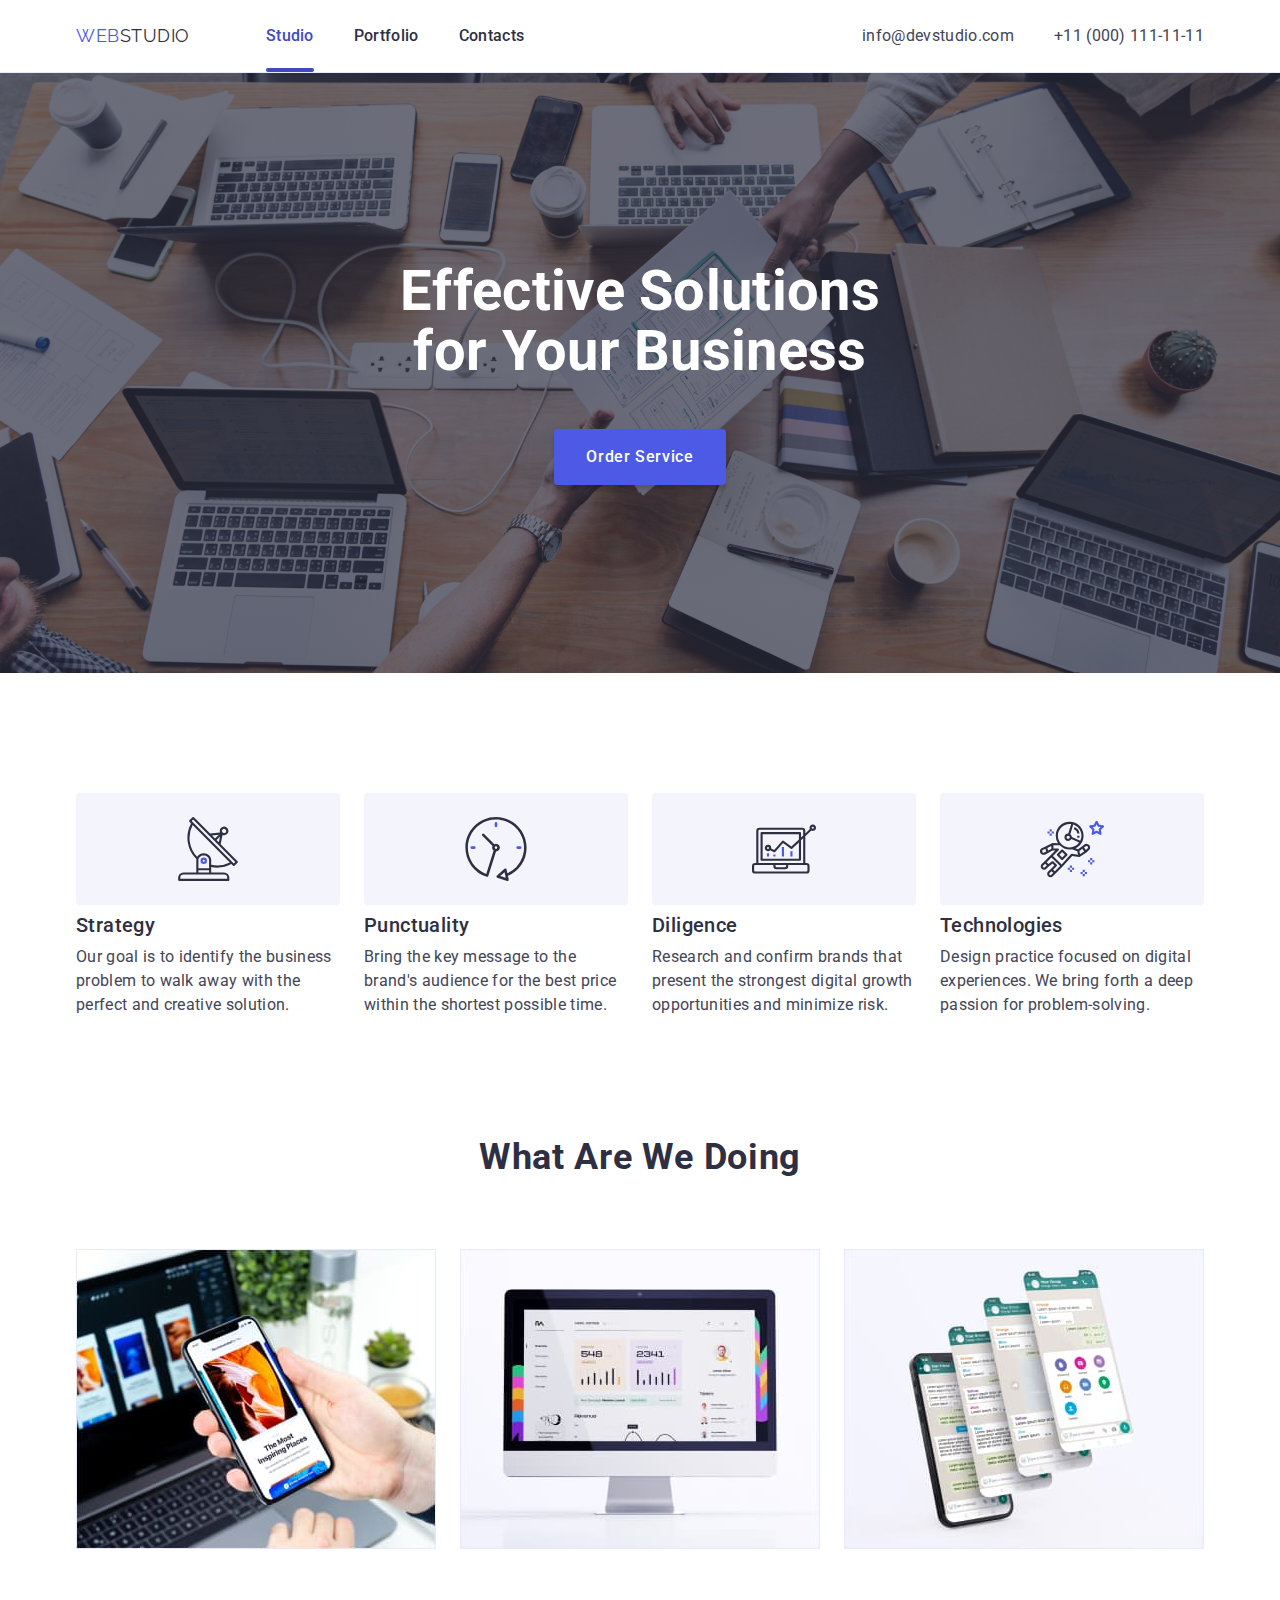
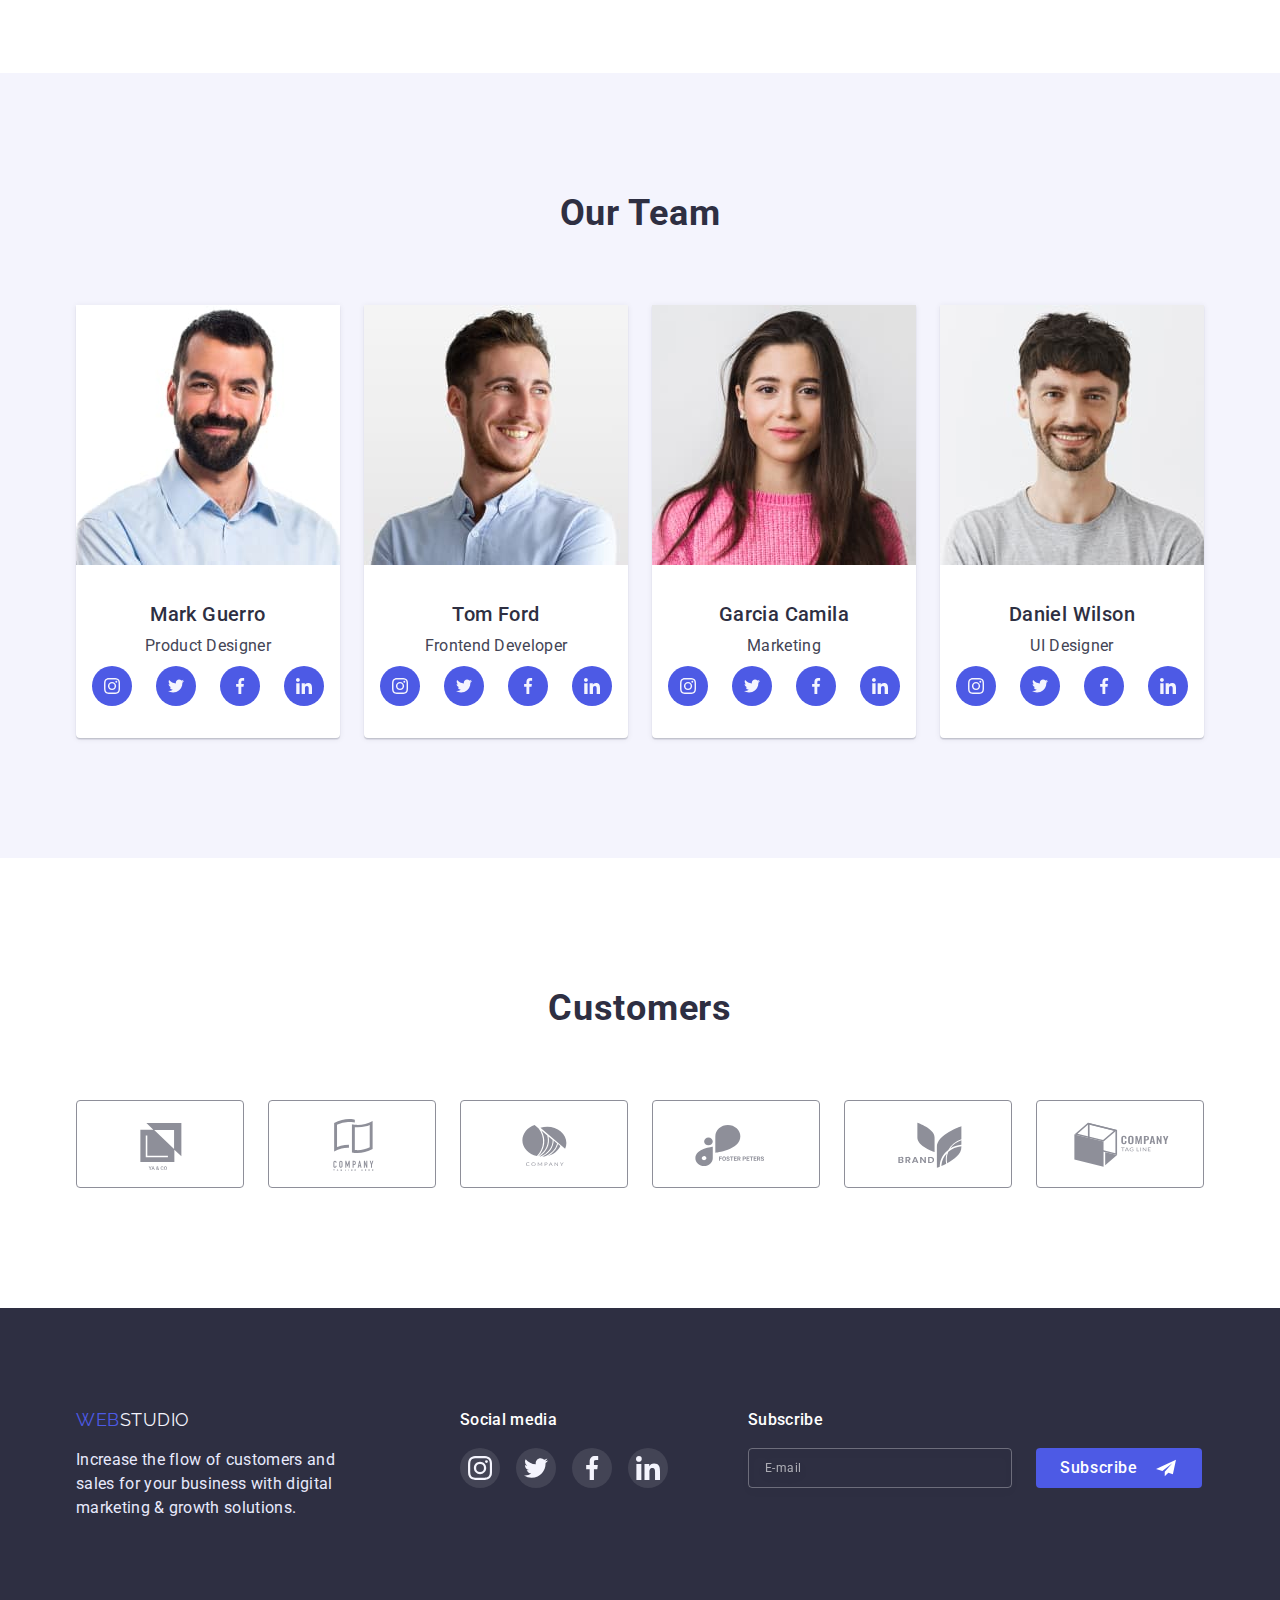
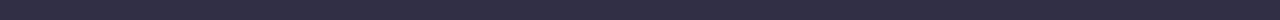
<file: index.html>
<!DOCTYPE html>
<html lang="en">
  <head>
    <meta charset="UTF-8" />
    <meta http-equiv="X-UA-Compatible" content="IE=edge" />
    <meta name="viewport" content="width=device-width, initial-scale=1.0" />
    <title>WEBSTUDIO</title>
    <!-- Fonts -->
    <link rel="preconnect" href="https://fonts.googleapis.com">
    <link rel="preconnect" href="https://fonts.gstatic.com" crossorigin>
    <link href="https://fonts.googleapis.com/css2?family=Raleway:wght@800&family=Roboto:wght@400;500;700&display=swap" rel="stylesheet">
    <!-- Custom styles -->
    <link rel="stylesheet" href="https://cdn.jsdelivr.net/npm/modern-normalize@1.1.0/modern-normalize.min.css">
    <link rel="stylesheet" href="./css/styles.css">
  </head>
  <body>

    <!--Top line-->

    <header class="header">
      <div class="header-container container trsp">
     <a class="header-logo link" href="./index.html">WEB<span class="studio-letter">STUDIO</span></a>
     <nav class="header-nav">
        <ul class="header-list">
          <li><a  href="./index.html" class="header-item link current">Studio</a></li>
          <li><a href="./portfolio.html" class="header-item link">Portfolio</a></li>
          <li><a href="./portfolio.html" class="header-item link">Contacts</a></li>
        </ul>
      </nav>
      <address>
        <ul class="header-container">
        <li class="url"><a href="mailto:info@devstudio.com" class="address link">info@devstudio.com
        </a></li>
        <li class="url"><a href="tel:+110001111111" class="number link ">+11 (000) 111-11-11
        </a></li>
      </ul>
        </address>
</div>
    </header>

    <main>

    <!--Hero section-->

    <section class="hero-sec">
      <div class="hero-container container">
      <h1 class="caption">Effective Solutions for Your Business</h1>
      <button type="button" class="hero-button" data-modal-open>
        Order Service
      </button>
    </div>
    </section>

    <!--Main section-->
    <!--Section 1-->

    <section class="section">
      <div class="container">
        <ul class="main-links">
          <li>
            <a class="feature" href aria-label="antenna link">
              <svg class="rectangles" width="64" height="64">
                <use href="./images/icons.svg#antenna"></use>
              </svg>
            </a>
          </li>
          <li>
            <a class="feature" href aria-label="antenna link">
              <svg class="rectangles" width="64" height="64">
                <use href="./images/icons.svg#clock"></use>
              </svg>
            </a>
          </li>
          <li>
            <a class="feature" href aria-label="antenna link">
              <svg class="rectangles" width="64" height="64">
                <use href="./images/icons.svg#diagram"></use>
              </svg>
            </a>
          </li>
          <li>
            <a class="feature" href aria-label="antenna link">
              <svg class="rectangles" width="64" height="64">
                <use href="./images/icons.svg#astronaut"></use>
              </svg>
            </a>
          </li>
        </ul>
      <ul class="first-sec">

        <li class="list">
          


            <h3 class="point">Strategy</h3>
          <p class="pharagraphs">
            
            Our goal is to identify the business problem to walk away with the
            perfect and creative solution.
         
          </p>
       
        </li>
        <li class="list">
          
          <h3 class="point">Punctuality</h3>
          <p class="pharagraphs"> 
            Bring the key message to the brand's audience for the best price
            within the shortest possible time.
          
          </p>
        
        </li>
        <li class="list">
          
          <h3 class="point">Diligence</h3>
          <p class="pharagraphs">
            
            Research and confirm brands that present the strongest digital
            growth opportunities and minimize risk.
          
          </p>
        </li>
        <li class="list">
          <h3 class="point">Technologies</h3>
          <p class="pharagraphs">
          
            Design practice focused on digital experiences. We bring forth a
            deep passion for problem-solving.
          
          </p>
        </li>
      </ul>
    </div>
    </section>

    <!--Section 2-->
    
    <section class="section subtitle">
      <div class="container">
      <h2 class="text">What Are We Doing</h2>
      <ul class="second-sec">
        <li class="list"><img src="./images/rectangle.jpg" alt="Our statistics" width="360" height="300" ></li>
        <li class="list"><img src="./images/rectangle1.jpg" alt="Communication in social media" width="360" height="300" ></li>
        <li class="list"><img src="./images/rectangle2.jpg" alt="Inspiring places" width="360" height="300" ></li>
      </ul>
    </section>

    <!--Section 3-->

    <section class="section third-sec">
      <div class="container">
      <h2 class="banner">Our Team</h2>
      <ul class="team">
        <div class="border-box">
        <li class="list"><img src="./images/img1.jpg" alt="Team member (Mark Guerro)" width="264" height="260" />
          <div class="boxes">
        <h3 class="names">Mark Guerro</h3>
        <p class="subjects">Product Designer</p>
        <ul class="society-items">
          <li>
            <a class="society-links" href aria-label="Instagram link">
              <svg class="society-icon" width="16" height="16">
                <use href="./images/icons.svg#instagram"></use>
              </svg>
            </a>
          </li>
          <li>
            <a class="society-links" href aria-label="Twitter link">
              <svg class="society-icon" width="16" height="16">
                <use href="./images/icons.svg#twitter"></use>
              </svg>
            </a>
          </li>
          <li>
            <a class="society-links" href aria-label="Facebook link">
              <svg class="society-icon" width="16" height="16">
                <use href="./images/icons.svg#facebook"></use>
              </svg>
            </a>
          </li>
          <li>
            <a class="society-links" href aria-label="Linkedin link">
              <svg class="society-icon" width="16" height="16">
                <use href="./images/icons.svg#linkedin"></use>
              </svg>
            </a>
          </li>
        </ul>
      </div>
      </div>
        </li>
        <div class="border-box">
        <li class="list"><img src="./images/img2.jpg" alt=" Team member (Tom Ford)" width="264" height="260" />
          <div class="boxes">
        <h3 class="names">Tom Ford</h3>
        <p class="subjects">Frontend Developer</p>
        <ul class="society-items">
          <li>
            <a class="society-links" href aria-label="Instagram link">
              <svg class="society-icon" width="16" height="16">
                <use href="./images/icons.svg#instagram"></use>
              </svg>
            </a>
          </li>
          <li>
            <a class="society-links" href aria-label="Twitter link">
              <svg class="society-icon" width="16" height="16">
                <use href="./images/icons.svg#twitter"></use>
              </svg>
            </a>
          </li>
          <li>
            <a class="society-links" href aria-label="Facebook link">
              <svg class="society-icon" width="16" height="16">
                <use href="./images/icons.svg#facebook"></use>
              </svg>
            </a>
          </li>
          <li>
            <a class="society-links" href aria-label="Linkedin link">
              <svg class="society-icon" width="16" height="16">
                <use href="./images/icons.svg#linkedin"></use>
              </svg>
            </a>
          </li>
        </ul>
      </div>
    </div>
        </li>
        <div class="border-box">
        <li class="list"><img src="./images/img3.jpg" alt="Team member (Camila Garcia)" width="264" height="260" />
          <div class="boxes">
        <h3 class="names">Garcia Camila</h3>
        <p class="subjects">Marketing</p>
        <ul class="society-items">
          <li>
            <a class="society-links" href aria-label="Instagram link">
              <svg class="society-icon" width="16" height="16">
                <use href="./images/icons.svg#instagram"></use>
              </svg>
            </a>
          </li>
          <li>
            <a class="society-links" href aria-label="Twitter link">
              <svg class="society-icon" width="16" height="16">
                <use href="./images/icons.svg#twitter"></use>
              </svg>
            </a>
          </li>
          <li>
            <a class="society-links" href aria-label="Facebook link">
              <svg class="society-icon" width="16" height="16">
                <use href="./images/icons.svg#facebook"></use>
              </svg>
            </a>
          </li>
          <li>
            <a class="society-links" href aria-label="Linkedin link">
              <svg class="society-icon" width="16" height="16">
                <use href="./images/icons.svg#linkedin"></use>
              </svg>
            </a>
          </li>
        </ul>
      </div>
      </div>
        </li>
        <div class="border-box">
        <li class="list"><img src="./images/img4.jpg" alt="Team member (Daniel Wilson)" width="264" height="260" />
          <div class="boxes">
        <h3 class="names">Daniel Wilson</h3>
        <p class="subjects">UI Designer</p>
        <ul class="society-items">
          <li>
            <a class="society-links" href aria-label="Instagram link">
              <svg class="society-icon" width="16" height="16">
                <use href="./images/icons.svg#instagram"></use>
              </svg>
            </a>
          </li>
          <li>
            <a class="society-links" href aria-label="Twitter link">
              <svg class="society-icon" width="16" height="16">
                <use href="./images/icons.svg#twitter"></use>
              </svg>
            </a>
          </li>
          <li>
            <a class="society-links" href aria-label="Facebook link">
              <svg class="society-icon" width="16" height="16">
                <use href="./images/icons.svg#facebook"></use>
              </svg>
            </a>
          </li>
          <li>
            <a class="society-links" href aria-label="Linkedin link">
              <svg class="society-icon" width="16" height="16">
                <use href="./images/icons.svg#linkedin"></use>
              </svg>
            </a>
          </li>
        </ul>
      </div>
      </div>
        </li>
      </ul> 
      </div>
    </section>

    <!-- Section 4 -->

    <section class="section customers">
      <div class="container">
      <h2 class="text">Customers</h2>
      <ul class="custom-items">
        <li class="border-customers">
          <a class="custom-links" href aria-label="YA&CO">
          <svg class="custom-icon">
            <use href="./images/icons.svg#logo_1"></use>
          </svg>
        </a>
        </li>
        <li class="border-customers">
          <a class="custom-links" href aria-label="Company-1">
          <svg class="custom-icon">
            <use href="./images/icons.svg#logo_2"></use>
          </svg>
        </a>
        </li>
        <li class="border-customers">
          <a class="custom-links" href aria-label="Company-2">
          <svg class="custom-icon">
            <use href="./images/icons.svg#logo_3"></use>
          </svg>
        </a>
        </li>
        <li class="border-customers">
          <a class="custom-links" href aria-label="Foster peters">
          <svg class="custom-icon" >
            <use href="./images/icons.svg#logo_4"></use>
          </svg>
        </a>
        </li>
        <li class="border-customers">
          <a class="custom-links" href aria-label="Brand">
          <svg class="custom-icon">
            <use href="./images/icons.svg#logo_5"></use>
          </svg>
        </a>
        </li>
        <li class="border-customers">
          <a class="custom-links" href aria-label="Company-3">
          <svg class="custom-icon" >
            <use href="./images/icons.svg#logo_6"></use>
          </svg>
        </a>
        </li>
      </ul>
    </div>
    </section>

</main>

    <!--Footer-->

      <footer class="footer">
        <div class="container">
          <div class="social-media-container">
          <div class="left-side-footer">
        <a href="./index.html" class="footer-logo link">WEB<span class="studio-letter-2">STUDIO</span></a>
      <p class="desc">
        Increase the flow of customers and sales for your business with digital
        marketing & growth solutions.
      </p>
    </div>
      <div class="right-side-footer">
      <h5 class="social-media">Social media</h5>  
      <ul class="society-footer">
        <li>
          <a class="soc-links" href aria-label="Instagram link">
            <svg class="" width="24" height="24">
              <use href="./images/icons.svg#instagram">
              </use>
            </svg>
          </a>
        </li>
        <li>
          <a class="soc-links" href aria-label="Twitter link">
          <svg class="" width="24" height="24">
            <use href="./images/icons.svg#twitter">
            </use>
          </svg>
        </a></li>
        <li>
          <a class="soc-links" href aria-label="Facebook link">
          <svg class="" width="24" height="24">
            <use href="./images/icons.svg#facebook">
            </use>
          </svg>
        </a></li>
        <li>
          <a class="soc-links" href aria-label="Linkedin link">
          <svg class="" width="24" height="24">
            <use href="./images/icons.svg#linkedin">
            </use>
          </svg>
        </a></li>
      </ul>
    </div>
    <div class="subscribe-column">
      <strong class="subscribe-title">Subscribe</strong>
      <label class="subscribe" for="subscribe_input" >
      <input class="subscribe-input" type="email" 
      name="subscribe_input" 
      placeholder="E-mail" 
      minlength="20"
      
      required>
      <button class="subscribe-btn" type="submit">
        Subscribe
        <svg class="subscribe-icon" width="24" height="20">
          <use href="./images/icons.svg#icon-Frame-3">
          </use>
        </svg>

      </button>
    </label>
    </div>
  </div>
    </div>
    </footer>

    <!-- Modal window -->

    <div class="backdrop is-hidden" data-modal >
      <div class="modal">
        <button class="modal-btn" type="button" data-modal-close>
          <svg class="modal-icon" width="8" height="8">
            <use href="./images/icons.svg#icon-close"></use>
          </svg>
        </button>
        <strong class="modal-title">Leave your contacts and we will call you back</strong>
        <form class="booking-form" name="modal_form">

          <!-- Name field -->

          <label class="modal-form-label" for="user_sign">Name</label>
          <div class="modal-form-group">
            <input class="modal-form-field" type="text" name="user_sign" required minlength="2" >
            <svg class="modal-form-icon" width="24" height="24">
              <use href="./images/icons.svg#icon-person-black-18dp-1">
              </use>
            </svg>
          </div>

          <!-- Phone field -->

          <label class="modal-form-label" for="user_tel">Phone</label>
          <div class="modal-form-group">
            <input class="modal-form-field" type="text" name="user_tel" required maxlength="15" >
            <svg class="modal-form-icon" width="24" height="24">
              <use href="./images/icons.svg#icon-phone-black-18dp-1">
              </use>
            </svg>
          </div>

          <!-- Email field -->

          <label class="modal-form-label" for="user_email">Email</label>
          <div class="modal-form-group">
            <input class="modal-form-field" type="text" name="user_email" required maxlength="20">
            <svg class="modal-form-icon" width="24" height="24">
              <use href="./images/icons.svg#icon-email-black-18dp-1">
              </use>
            </svg>
          </div>
          
          <!-- Comment field -->

          <label class="modal-form-label" for="user_comment">Comment</label>
            <textarea class="modal-form-comment" name="user_comment" id="user_comment" cols="30" rows="6" placeholder="Text input" minlength="2"></textarea>
            <!-- Agreement field -->
              <label class="modal-form-agreement" for="user_agreement">
            <input 
              class="modal-form-checkbox" 
              type="checkbox" 
              name="user_agreement" 
              id="user_agreement" 
              
              required
              data-modal-checkbox>
              <span class="modal-form-desc">I accept the terms and conditions of the
              <a class="modal-form-link" href="" target="_blank">Privacy Policy</a>
            </span>
            </label>
            <button class="modal-submit-btn" type="submit" disabled data-modal-submit>
             Send
            </button>
        </form>
      </div>
    </div>

    <!-- Script.js -->
    
    <script src="./js/modal.js"></script>
  </body>
</html>
</file>
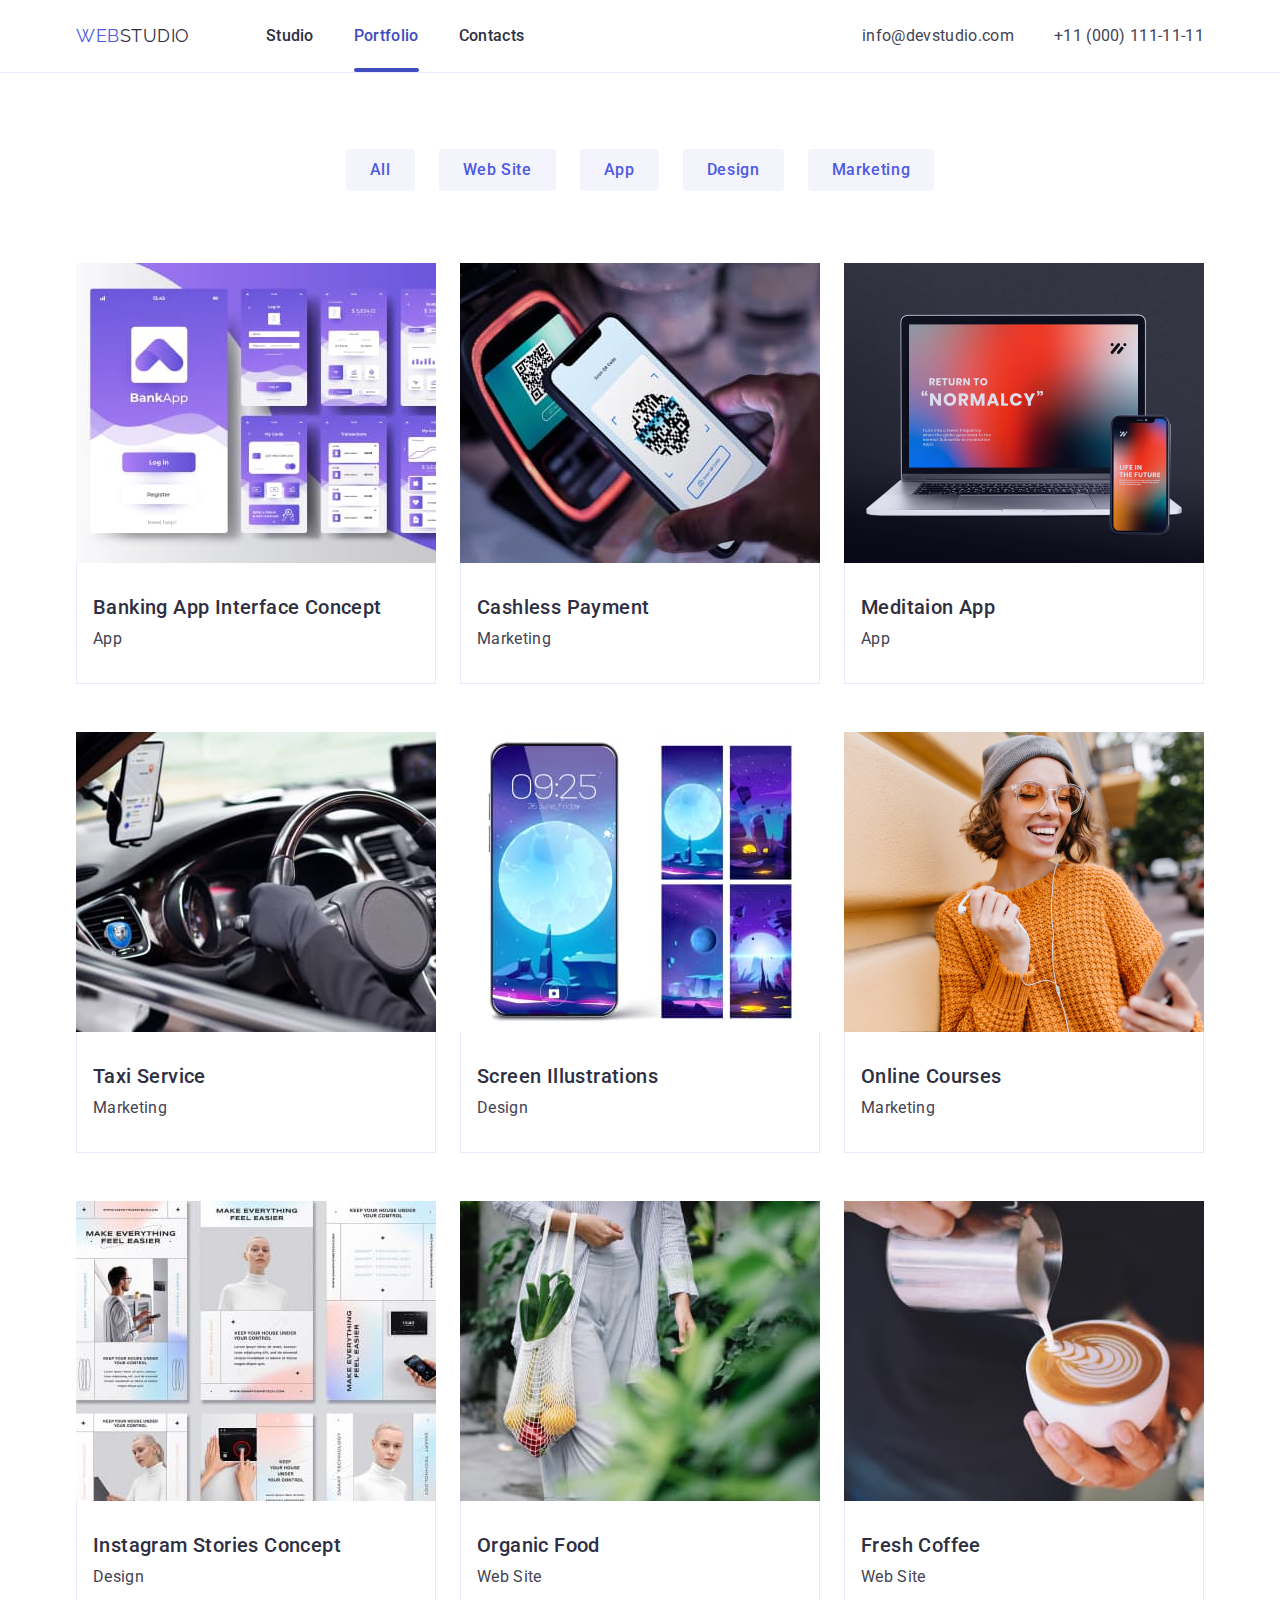
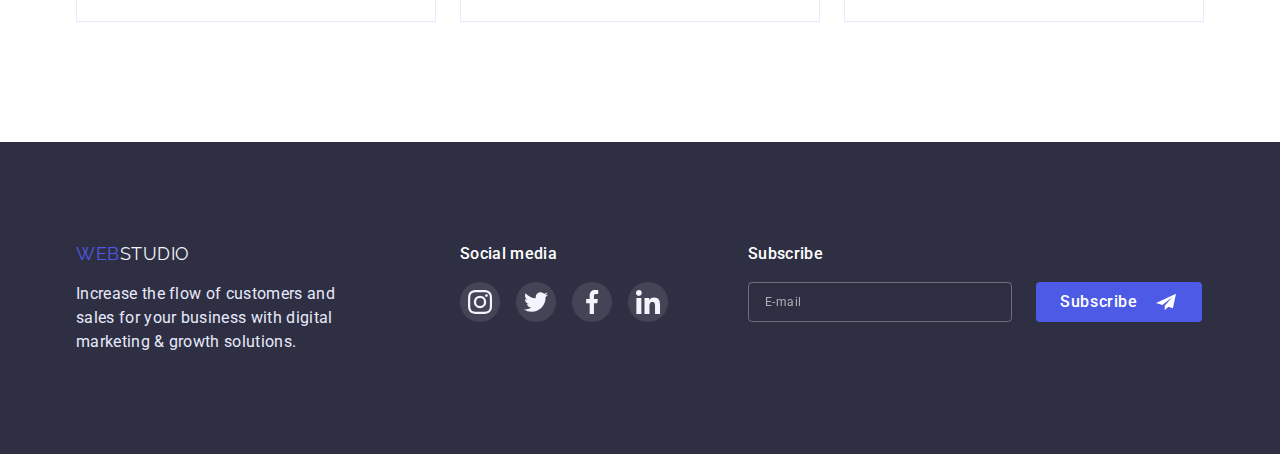
<file: portfolio.html>
<!DOCTYPE html>
<html lang="en">
<head>
    <meta charset="UTF-8">
    <meta http-equiv="X-UA-Compatible" content="IE=edge">
    <meta name="viewport" content="width=device-width, initial-scale=1.0"> 
    <title>Portfolio</title>
    <!-- Fonts -->
    <link rel="preconnect" href="https://fonts.googleapis.com">
    <link rel="preconnect" href="https://fonts.gstatic.com" crossorigin>
    <link href="https://fonts.googleapis.com/css2?family=Raleway:wght@800&family=Roboto:wght@400;500;700&display=swap" rel="stylesheet">
    <!-- Custom styles -->
    <link rel="stylesheet" href="https://cdn.jsdelivr.net/npm/modern-normalize@1.1.0/modern-normalize.min.css">
    <link rel="stylesheet" href="./css/styles.css">
</head>
<body>

    <!--Top line-->

    <header class="header">
      <div class="header-container container">
        <a class="header-logo link" href="./index.html">WEB<span class="studio-letter">STUDIO</span></a>
        <nav class="header-nav">
           <ul class="header-list list">
             <li><a href="./index.html" class="header-item link">Studio</a></li>
             <li><a href="./portfolio.html" class="header-item link current">Portfolio</a></li>
             <li><a href="./portfolio.html" class="header-item link">Contacts</a></li>
           </ul>
         </nav>
         <address>
           <ul class="header-container">
           <li class="url"><a href="mailto:info@devstudio.com" class="address link">info@devstudio.com
           </a></li>
           <li class="url"><a href="tel:+110001111111" class="number link ">+11 (000) 111-11-11
           </a></li>
         </ul>
           </address>
     </div>
      </header>

      <!--Filters & Rows-->
      
      <section class="section upper">
        <div class="container">
        <ul class="sec-btns flex-basis">   
        <li>
          <button type="button" class="buttons-list">All</button></li>
        <li>
          <button type="button" class="buttons-list">Web Site</button></li>
        <li>
          <button type="button" class="buttons-list">App</button></li>
        <li>
          <button type="button" class="buttons-list">Design</button></li>
        <li>
          <button type="button" class="buttons-list">Marketing</button></li>
      </ul>
      
      <ul class="flexbox-container backdown flex-basis"> 
        
            <li class="cont-item cards">
              
              <a href="./portfolio.html" class="link portfolio-card-link">
                <div class="overlay-box">
                <img class="images" src="./images/img.p1.jpg" alt="Banking app" width="360" height="300">
                <div class="overlay-box-text">
                  <p class="overlay-text">
                    14 Stylish and User-Friendly App Design Concepts ·
                     Task Manager App · Calorie Tracker App · Exotic Fruit Ecommerce App · 
                     Cloud Storage App
                     </p>
              </div>
              </div>
              <div class="jobs">
            <h2 class="features">Banking App Interface Concept</h2>
            <p class="pharagraphs">App</p></div></a></li>

            <li class="cont-item cards">
              <a class="link portfolio-card-link" href="./portfolio.html">
                <div class="overlay-box">
                <img class="images" src="./images/img.p2.jpg" alt="Cashless payment" width="360" height="300">
                <div class="overlay-box-text">
                  <p class="overlay-text">
                    14 Stylish and User-Friendly App Design Concepts ·
                     Task Manager App · Calorie Tracker App · Exotic Fruit Ecommerce App · 
                     Cloud Storage App
                     </p>
              </div>
            </div>
              <div class="jobs">
            <h2 class="features">Cashless Payment</h2>
            <p class="pharagraphs">Marketing</p></div></a></li>
            
            <li class="cont-item cards">
              <a class="link portfolio-card-link" href="./portfolio.html">
                <div class="overlay-box">
                <img class="images" src="./images/img.p3.jpg" alt="Meditation app" width="360" height="300">
                <div class="overlay-box-text">
                  <p class="overlay-text">
                    14 Stylish and User-Friendly App Design Concepts ·
                     Task Manager App · Calorie Tracker App · Exotic Fruit Ecommerce App · 
                     Cloud Storage App
                     </p>
              </div>
            </div>
              <div class="jobs">
            <h2 class="features">Meditaion App</h2>
            <p class="pharagraphs">App</p></div></a></li>
            
            <li class="cont-item cards">
              <a class="link portfolio-card-link" href="./portfolio.html">
                <div class="overlay-box">
                <img class="images" src="./images/img.p4.jpg" alt="Taxi service" width="360" height="300">
                <div class="overlay-box-text">
                  <p class="overlay-text">
                    14 Stylish and User-Friendly App Design Concepts ·
                     Task Manager App · Calorie Tracker App · Exotic Fruit Ecommerce App · 
                     Cloud Storage App
                     </p>
              </div>
            </div>
              <div class="jobs">
            <h2 class="features">Taxi Service</h2>
            <p class="pharagraphs">Marketing</p></div></a></li>
            
            <li class="cont-item cards">
              <a class="link portfolio-card-link" href="./portfolio.html">
                <div class="overlay-box">
                <img class="images" src="./images/img.p5.jpg" alt="Screen illustrations" width="360" height="300">
                <div class="overlay-box-text">
                  <p class="overlay-text">
                    14 Stylish and User-Friendly App Design Concepts ·
                     Task Manager App · Calorie Tracker App · Exotic Fruit Ecommerce App · 
                     Cloud Storage App
                     </p>
              </div>
            </div>
              <div class="jobs">
            <h2 class="features">Screen Illustrations</h2>
            <p class="pharagraphs">Design</p></div></a></li>
            
            <li class="cont-item cards">
              <a class="link portfolio-card-link" href="./portfolio.html">
                <div class="overlay-box">
                <img class="images" src="./images/img.p6.jpg" alt="Online courses" width="360" height="300">
                <div class="overlay-box-text">
                  <p class="overlay-text">
                    14 Stylish and User-Friendly App Design Concepts ·
                     Task Manager App · Calorie Tracker App · Exotic Fruit Ecommerce App · 
                     Cloud Storage App
                     </p>
              </div>
            </div>
              <div class="jobs">
            <h2 class="features">Online Courses</h2>
            <p class="pharagraphs">Marketing</p></div></a></li>

            <li class="cont-item cards">
              <a class="link portfolio-card-link" href="./portfolio.html">
                <div class="overlay-box">
                <img class="images" src="./images/img.p7.jpg" alt="Instagram stories concept" width="360" height="300">
                <div class="overlay-box-text">
                  <p class="overlay-text">
                    14 Stylish and User-Friendly App Design Concepts ·
                     Task Manager App · Calorie Tracker App · Exotic Fruit Ecommerce App · 
                     Cloud Storage App
                     </p>
              </div>
            </div>
              <div class="jobs">
            <h2 class="features">Instagram Stories Concept</h2>
            <p class="pharagraphs">Design</p></div></a></li>
         
            <li class="cont-item cards">
              <a class="link portfolio-card-link" href="./portfolio.html">
                <div class="overlay-box">
                <img class="images" src="./images/img.p8.jpg" alt="Organic food" width="360" height="300">
                <div class="overlay-box-text">
                  <p class="overlay-text">
                    14 Stylish and User-Friendly App Design Concepts ·
                     Task Manager App · Calorie Tracker App · Exotic Fruit Ecommerce App · 
                     Cloud Storage App
                     </p>
              </div>
            </div>
              <div class="jobs">
            <h2 class="features">Organic Food</h2>
            <p class="pharagraphs">Web Site</p></div></a></li>
            
            <li class="cont-item cards">
              <a class="link portfolio-card-link" href="./portfolio.html">
                <div class="overlay-box">
                <img class="images" src="./images/img.p9.jpg" alt="Fresh coffee" width="360" height="300">
                <div class="overlay-box-text">
                  <p class="overlay-text">
                    14 Stylish and User-Friendly App Design Concepts ·
                     Task Manager App · Calorie Tracker App · Exotic Fruit Ecommerce App · 
                     Cloud Storage App
                     </p>
              </div>
            </div>
              <div class="jobs">
            <h2 class="features">Fresh Coffee</h2>
            <p class="pharagraphs">Web Site</p></div></a></li>
           
      </ul>
    </div>
      </section>

      <!--Footer-->

      <footer class="footer">
        <div class="container">
          <div class="social-media-container">
          <div class="left-side-footer">
        <a href="./index.html" class="footer-logo link">WEB<span class="studio-letter-2">STUDIO</span></a>
      <p class="desc">
        Increase the flow of customers and sales for your business with digital
        marketing & growth solutions.
      </p>
      </div>
      <div class="right-side-footer">
        <h5 class="social-media">Social media</h5>  
        <ul class="society-footer">
          <li>
            <a class="soc-links" href aria-label="Instagram link">
              <svg class="" width="24" height="24">
                <use href="./images/icons.svg#instagram">
                </use>
              </svg>
            </a>
          </li>
          <li>
            <a class="soc-links" href aria-label="Twitter link">
            <svg class="" width="24" height="24">
              <use href="./images/icons.svg#twitter">
              </use>
            </svg>
          </a></li>
          <li>
            <a class="soc-links" href aria-label="Facebook link">
            <svg class="" width="24" height="24">
              <use href="./images/icons.svg#facebook">
              </use>
            </svg>
          </a></li>
          <li>
            <a class="soc-links" href aria-label="Linkedin link">
            <svg class="" width="24" height="24">
              <use href="./images/icons.svg#linkedin">
              </use>
            </svg>
          </a></li>
        </ul>
      </div>
      <!-- Subscribe btn -->
      <div class="subscribe-column">
        <strong class="subscribe-title">Subscribe</strong>
        <label class="subscribe" for="subscribe_input" >
        <input class="subscribe-input" type="email" 
        name="subscribe_input" 
        placeholder="E-mail" 
        minlength="20"
       
        required>
        <button class="subscribe-btn" type="submit">
          Subscribe
          <svg class="subscribe-icon" width="24" height="20">
            <use href="./images/icons.svg#icon-Frame-3">
            </use>
          </svg>
  
        </button>
      </label>
      </div>
    </div>
    </div>
    </footer>
    
    <!-- Script.js -->
    
    <script src="./js/modal.js"></script>
  </body>
</html>
</file>
<file: css/styles.css>
:root{

/* Text colors */
    
    --primary-txt-cl: #2E2F42;
    --secondary-txt-cl: #434455 ;
    --other-txt-cl: #FFFFFF;
    --accent-txt-cl: #4D5AE5;

/* BG colors */

    --primary-bg-cl: #FFFFFF;
    --secondary-bg-cl: #2E2F42;
    --other-bg-cl: #F4F4FD;
    --accent-bg-cl: #4D5AE5;

/* Others */

    --primary-other-cl: #404BBF;
    --secondary-other-cl: #E7E9FC;
    --other-cl: #F4F4FD;
    --light-slate: #8E8F99;
    --green-blue: #31D0AA;
    --modal-window: #FCFCFC;
    --black-cl: #000000;
    --dark-grey:#757575;

/* Block model */

    --items: 3;
    --idnent: 24px; 
    --main-items: 4;
    --trns-fast: 250ms cubic-bezier(0.4, 0, 0.2, 1);
    --trns-slow: 800ms cubic-bezier(0.4, 0, 0.2, 1);

}

html{
    scroll-behavior: smooth;
}
body{
    background-color: var(--primary-bg-cl);
    color: var(--primary-txt-cl);
    letter-spacing: 0.02em;
    font-family: 'Roboto', sans-serif;
}
/* Header */

.header{
  
    border-bottom: 1px solid #E7E9FC;
    
    width: 100%;
    background-color: var(--primary-bg-cl)
} 
.header-container{
    display: flex;
    align-items: center;
    padding-left: 0px;
    padding-right: 0px;
}
.logo{
    font-size: 18px;
    line-height: calc(24/18);
    font-family: 'Raleway', sans-serif;
    color: var(--accent-txt-cl);
    letter-spacing: 0.03em;

}

.header-logo{
    font-size: 18px;
    line-height: calc(24/18);
    font-family: 'Raleway', sans-serif;
    color: var(--accent-txt-cl);
    letter-spacing: 0.03em;
    margin-right: 76px;
    padding-top: 24px;
    padding-bottom: 24px;
}
.studio-letter{
    color: var(--primary-txt-cl);
}
.header-item{
    font-weight: 500;
    color: var(--primary-txt-cl);
    text-decoration: none;
    line-height:calc(24/16);
    padding-top: 24px;
    padding-bottom: 24px;
    position: relative;
    display: block;
    transition-duration: 250ms;
    transition-timing-function: cubic-bezier(0.4, 0, 0.2, 1);
    
    
}
.header-list{
    display: flex;
    align-items: center;
    gap: 40px;
    list-style: none;   
    padding-left: 0px;
}

.header-nav{
    display: flex;
    align-items: center;
    gap: 40px;
    margin-right: auto;
}

.current{
    color: var(--primary-other-cl);
}

.header-item.current::after{
    position: absolute;
    content: '';
    display: block;
    width: 100%;
    height: 4px;
    border-radius: 2px;
    background-color: var(--primary-other-cl);
    bottom: 0;
    left: 0;

}

.address{
    color: var(--secondary-txt-cl);
    text-decoration: none;
    font-style: normal;
    line-height: calc(24/16);
    margin-right: 40px;
    padding-top: 24px;
    padding-bottom: 24px;
    transition-duration: 250ms;
    transition-timing-function: cubic-bezier(0.4, 0, 0.2, 1);
}
.address:hover,
.address:focus {
 color: var(--primary-other-cl);
}

.number{
    color: var(--secondary-txt-cl);
    text-decoration: none;
    font-style: normal;
    line-height: calc(24/16);
    padding-top: 24px;
    padding-bottom: 24px;
    transition-duration: 250ms;
    transition-timing-function: cubic-bezier(0.4, 0, 0.2, 1);
}
.number:hover,
.number:focus{
    color: var(--primary-other-cl);
}
.link{
    text-decoration: none;
}
.link:hover,
.link:focus{
    color: var(--primary-other-cl);
}
.url{
    list-style: none;
}
.list{
    list-style: none;
    flex-basis: calc((100% - var(--idnent) * 2) / var(--main-items));
}   
.links{
    font-weight: 500;
    color: var(--primary-txt-cl);
    text-decoration: none;
    line-height:calc(24/16);
}

/* Hero section */

.caption{
    width: 494px;
    color: var(--other-txt-cl);
    font-size: 56px;
    line-height: calc(60/56);
    text-align: center; 
    margin: 0 auto;
    margin-bottom: 48px;
    animation: move-right 1000ms ease-out 500ms 5 alternate both;
   
}

.hero-sec{
    background-color: var(--secondary-bg-cl);
    padding-top: 188px;
    padding-bottom: 188px;
    background-image: linear-gradient(rgba(46, 47, 66, 0.7), rgba(46, 47, 66, 0.7)),url(../images/people-office.png);
    max-width: 1440px;
    margin-left: auto;
    margin-right: auto;
    background-position: center;
    background-repeat: no-repeat;
}
.hero-container{
    margin: 0 auto;
}
.hero-button{
    background-color: var(--accent-bg-cl);
    cursor: pointer;
    color: var(--other-txt-cl);
    font-family: 'Roboto', sans-serif;
    font-weight: 500;
    font-size: 16px;
    line-height: calc(24/16);
    padding: 16px 32px;
    box-shadow: 0px 4px 4px rgba(0, 0, 0, 0.15);
    border-radius: 4px;
    margin: 0 auto;
    display: flex;  
    border: none;
    letter-spacing: 0.04em;
    transition-duration: 250ms;
    transition-timing-function: cubic-bezier(0.4, 0, 0.2, 1);
}

.hero-button:hover,
.hero-button:focus{
    background-color: var(--primary-other-cl);
} 

/* First section */

.main-links{
    align-items: center;
    display: flex;
    justify-content: center;
    gap: 24px;
    margin-bottom: 8px;
}

.feature{
    width: 264px;
    height: 112px;
    align-items: center;
    display: flex;
    justify-content: center;
    border-radius: 4px;
    background-color: var(--other-bg-cl);
}

.first-sec{
    display: flex;
    gap: 24px;
    align-items: center;  
}
.pharagraphs{
    color:var(--secondary-txt-cl);
    line-height: calc(24/16);
    margin-top: 8px;
}
.point{
    font-size: 20px;
    line-height: calc(24/20);
    letter-spacing: 0.02em;
    font-weight: 500;
    margin-bottom: 8px;   
}
.rectangles{
    
    background-color: var(--other-bg-cl);
    align-items: center;
    display: flex;
    justify-content: center;
    border-radius: 4px;

}

/* Second section */

.second-sec{
    align-items: center;
    display: flex;
    gap: 24px;
    margin-top: 72px;
    
    padding-left: 0px;
}
.text{
    font-size: 36px;
    line-height: calc(40/36);  
    color:var(--primary-txt-cl);
    letter-spacing: 0.02em;
    text-align: center;
}

/* Third section */

.third-sec{
    background-color: var(--other-bg-cl);
    
    
}
.banner{
    font-size: 36px;
    line-height: calc(40/36);
    color: var(--primary-txt-cl);
    letter-spacing: 0.02em;
    text-align: center;
}
.boxes{
    padding-top: 32px;
    padding-bottom: 32px;
}
.names{
    font-size: 20px;
    line-height: calc(24/20);
    letter-spacing: 0.02em;
    font-weight: 500;
    text-align: center;
    margin-bottom: 8px;
    margin: 0 auto;
}
.subjects{
    color:var(--secondary-txt-cl);
    line-height: calc(24/16);
    margin: 0 auto;
    text-align: center;
    margin-top: 8px;
    margin-bottom: 8px;
}
.team{
    align-items: center;
    display: flex;
    gap: 24px;
    padding-left: 0px;
    margin-top: 72px;
}
.society-items{
    display: flex;
    justify-content: center;
    align-items: center;
    gap: 24px;
}
.society-links{
    width: 40px; 
    height: 40px;
    border-radius: 50%;
    display: flex;
    align-items: center;
    justify-content: center;
    background-color: var(--accent-bg-cl);
    transition-duration: 250ms;
    transition-timing-function: cubic-bezier(0.4, 0, 0.2, 1);
}
.society-links:hover,
.society-links:focus{
    background-color: var(--primary-other-cl);
}
.border-box{
    background: #FFFFFF;
    box-shadow: 0px 1px 6px rgba(46, 47, 66, 0.08), 0px 1px 1px rgba(46, 47, 66, 0.16), 0px 2px 1px rgba(46, 47, 66, 0.08);
    border-radius: 0px 0px 4px 4px; 
}   
.member{
    width: 264px;
    height: 380px;
}

/* Fourth section */

.custom-items{
    display: flex;
    align-items: center;
    justify-content: center;
    gap: 24px;
    margin-top: 72px;
}
.border-customers{
    width: 168px;
    height: 88px;
}
.custom-links{
    width: 100%;
    height: 100%;
    display: flex;
    justify-content: center;
    align-items: center;
    border: 1px solid var(--light-slate);
    border-radius: 4px;
    fill: var(--light-slate);
    transition-duration: 250ms;
    transition-timing-function: cubic-bezier(0.4, 0, 0.2, 1);
}
.custom-icon{
    width: 104px;
    height: 56px; 
}   
.custom-links:hover,
.custom-links:focus{
    border: 1px solid #404BBF;
    border-radius: 4px;
    fill: var(--primary-other-cl);
  
}

/* Footer */


.footer{
    font-size: 18px;
    line-height: calc(21/18);
    padding-top: 100px;
    padding-bottom: 100px;
    background-color: var(--secondary-bg-cl);
}
.footer-logo{
    font-size: 18px;
    line-height: calc(24/18);
    font-family: 'Raleway', sans-serif;
    color: var(--accent-txt-cl);
    letter-spacing: 0.03em;
}
.desc{
    color: var(--secondary-other-cl);
    font-size: 16px;
    line-height: calc(24/16);
    letter-spacing: 0.02em;
    width: 264px;
    margin-top: 16px;
    margin-left: 0px;
}


.studio-letter-2{
    color: var(--other-cl);
}
.society-footer{
    display: flex;
    justify-items: center;
    gap: 16px;
}
.social-media{
    color: var(--other-txt-cl)  ;
    margin-bottom: 16px;
    font-size: 16px;
    font-weight: 500;
    letter-spacing: 0.02em;
    line-height: calc(24/16);
}
.soc-links{
    width: 40px; 
    height: 40px;
    border-radius: 50%;
    display: flex;
    align-items: center;
    justify-content: center;
    background-color: rgba(255, 255, 255, 0.1);
    transition-duration: 250ms;
    transition-timing-function: cubic-bezier(0.4, 0, 0.2, 1);
}
.soc-links:hover,
.soc-links:focus{
    background-color: var(--green-blue);
}
.social-media-container{
    display: flex;
}
.left-side-footer{
    width: 264px;
}
.right-side-footer{
    width: 208px;
    margin-left: 120px;
}
.subscribe-column {
    margin-left: 80px;
}
.subscribe-title{
    color: #E7E9FC;
    font-weight: 500;
    font-size: 16px;
    line-height: 24px;
    color: #FFFFFF;
    display: block;
    letter-spacing: 0.02em;
    margin-bottom: 16px;
}
.subscribe{
    align-items: center;
    justify-content: center;
    display: flex;
}
.subscribe-input {
    background-color: transparent;
    border: 1px solid rgba(255, 255, 255, 0.3);
    filter: drop-shadow(0px 4px 4px rgba(0, 0, 0, 0.15));
    border-radius: 4px;
    width: 264px;
    height: 40px;
    font-size: 12px;
    padding-left: 16px;
    padding-right: 16px;
    padding-top: 8px;
    padding-bottom: 8px;
    color: var(--primary-bg-cl);
    margin-right: 24px;
    transition: outline-color var(--trns-fast);
    outline: 2px solid transparent;
    outline-offset: -1px;
    
}
/* .subscribe-input:focus + .subscribe-btn{
    background-color: var(--primary-other-cl);
} */
.subscribe-input:focus,
.subscribe-input:focus-visible{
outline-color: var(--accent-txt-cl);
}
.subscribe-input::placeholder{
    font-weight: 400;
    font-size: 12px;
    line-height: 24px;
    letter-spacing: 0.04em;

color: rgba(255, 255, 255, 0.6);

}
.subscribe-btn {
    
    padding: 8px 24px;
    display: flex;
flex-direction: row;
justify-content: center;
align-items: center;
    background-color: var(--accent-bg-cl);
    color: var(--other-txt-cl);
    border-radius: 4px;
    border: none;
    cursor: pointer;
    transition: var(--trns-fast);
    
    font-weight: 500;
    font-size: 16px;
    line-height: calc(24/16);
    letter-spacing: 0.04em;
  
}
.subscribe-btn:focus,
.subscribe-btn:hover{
    background-color: var(--primary-other-cl);
}

/* .subscribe-btn:disabled{
    
    cursor: not-allowed;
   
    
} */
.subscribe-icon {
   
   margin-left: 16px;
   
}

/* Modal window */

.backdrop{
    width: 100%;
    height: 100%;
    position: fixed;
    top: 0;
    left: 0;
    background: rgba(46, 47, 66, 0.4);
    transition: opacity var(--trns-fast);
    transition-duration: 250ms;
    transition-timing-function: cubic-bezier(0.4, 0, 0.2, 1);
}
.backdrop.is-hidden{
    opacity: 0;
    pointer-events: none;
    visibility: opacity var(--trns-fast);
    
}
.modal{
    position: absolute;
    left: 50%;
    top: 50%;
    width: 408px;
    /* height: 576px; */
    min-height: 576px;
    background-color: var(--modal-window);
    box-shadow: 0px 1px 1px rgba(0, 0, 0, 0.14), 0px 1px 3px rgba(0, 0, 0, 0.12), 0px 2px 1px rgba(0, 0, 0, 0.2);
    border-radius: 4px;
    transform: translate(-50%, -50%);
    transition: transform 250ms cubic-bezier(0.4, 0, 0.2, 1) 400ms, opacity 250ms cubic-bezier(0.4, 0, 0.2, 1);
    padding: 72px, 24px;
    

}
.modal-btn{
    position: absolute;
    top: 24px;
    right: 24px;
    width: 24px;
    height: 24px;
    padding: 0;
    display: flex;
    justify-content: center;
    align-items: center;
    border-radius: 50%;
    border: 1px solid rgba(0, 0, 0, 0.1);
    cursor: pointer;
    background-color: var(--secondary-other-cl);
    transition-duration: 250ms;
    transition-timing-function: cubic-bezier(0.4, 0, 0.2, 1);
    
    
}
.modal-btn:hover,
.modal-btn:focus,
.modal-icon:hover,
.modal-icon:focus{
    background-color: var(--primary-other-cl);
    fill: var(--other-txt-cl);
   
}
.modal-title{
    
    font-weight: 500;
    font-size: 16px;
    line-height: 24px;
    
    display: block;
    padding-top: 72px;
    text-align: center;
    
}
.booking-form{
    margin-bottom: 24px;
    margin-left: 24px;
    margin-right: 24px;
    margin-top: 16px;
    
}


.modal-form-label {
    font-weight: 400;
    font-size: 12px;
    line-height: 14px;
    color: var(--light-slate);
    letter-spacing: 0.01em;
    margin-bottom: 4px;
    margin-top: 8px;
    display: block;
}
.modal-form-group {
    position: relative;
    /* margin-top: 4px;
    margin-bottom: 8px; */
}
.modal-form-field {
    display: block;
    width: 100%;
    height: 45px;
    padding-left: 45px;
    padding-right: 45px;
    border: 1px solid rgba(33, 33, 33, 0.2);
    border-radius: 4px;
    transition: outline-color var(--trns-fast);
    outline: 2px solid transparent;
    outline-offset: -1px;

}
.modal-form-field:focus,
.modal-form-field:focus-visible{
    outline-color: var(--accent-txt-cl);
    
}
.modal-form-icon {
    position: absolute;
    top: 50%;
    left: 10px;
    transition: fill var(--trns-fast);
    transform: translateY(-50%);
    pointer-events: none;
    
}
.modal-form-field:focus + .modal-form-icon{
    fill: var(--accent-txt-cl);
}
.modal-form-comment {
    display: block;
    width: 100%;
    border: 1px solid rgba(33, 33, 33, 0.2);
    border-radius: 4px;
    resize: none;
    margin-top: 4px;
    height: 120px;
    padding-left: 16px;
    padding-right: 16px;
    padding-top: 8px;
    transition: outline-color var(--trns-fast);
    outline: 2px solid transparent;
    outline-offset: -1px;
    font-size: 12px;
    margin-bottom: 16px;
}
.modal-form-comment:focus,
.modal-form-comment:focus-visible{
    outline-color: var(--accent-txt-cl);
}
.modal-form-comment::placeholder{
    font-weight: 400;
    font-size: 12px;
    line-height: 16px;
    color: rgba(117, 117, 117, 0.5);
}
.modal-form-agreement{
    
    display: flex;
    margin-bottom: 24px;
    align-items: center;
    gap: 12px;
   
}
.modal-form-checkbox{
    appearance: none;
    display: block;
    width: 16px;
    height: 16px;
    border: 2px solid black;
    border-radius: 2px;
    transition: var(--trns-fast);
    background-repeat: no-repeat;
    background-position: center;
    background-size: 10px;
   }
.modal-form-checkbox:checked{
    background-color: var(--primary-other-cl);
    border-color: var(--primary-other-cl);
    background-image: url("data:image/svg+xml,%3Csvg xmlns='http://www.w3.org/2000/svg' width='10' height='8' fill='none'%3E%3Cpath fill='%23F4F4FD' d='M8.446.255A.917.917 0 0 1 10 .901a.928.928 0 0 1-.242.649L4.864 7.704a.92.92 0 0 1-1.019.229.92.92 0 0 1-.306-.204L.293 4.466a.925.925 0 0 1-.226-1.024.925.925 0 0 1 .87-.578.916.916 0 0 1 .656.294L4.162 5.74 8.422.282a.329.329 0 0 1 .025-.027h-.001Z'/%3E%3C/svg%3E");

    
}
.modal-form-desc{
    font-size: 12px;
    font-weight: 400;
    font-size: 12px;
    line-height: 16px;  
    color: var(--dark-grey);
    user-select: none;
}
.modal-form-link{
    color: var(--accent-txt-cl);
}
.modal-submit-btn{
    background-color: var(--accent-bg-cl);
    width: 169px;  
    font-weight: 500;
    font-size: 16px;
    line-height: 24px;
    color: var(--other-txt-cl);
    display: block;
    align-items: center;
    text-align: center;
    padding: 16px 32px;
    justify-content: center;
    font-family: 'Roboto';
    font-style: normal;
    border-radius: 4px;
    border: none;
    margin-top: 24px;
    cursor: pointer;
    margin: 0 auto;
    transition: var(--trns-fast);
}

.modal-submit-btn:disabled{
    /* filter: grayscale(1); */
    cursor: not-allowed;
    /* color: transparent; */
    
}
.modal-submit-btn:focus,
.modal-submit-btn:hover{
    background-color: var(--primary-other-cl);
}
/* Portfolio */

.flex-basis{
    flex-basis: calc((100% - var(--idnent) * 2) / var(--items));
}

.buttons-list{
    padding: 12px 24px;
    border: 1px solid #E7E9FC;
    border-radius: 4px;
    border: none;
    background-color: var(--other-cl);
    color: var(--accent-bg-cl);
    letter-spacing: 0.04em;
    font-weight: 500;
    font-size: 16px;
    font-family: 'Roboto', sans-serif;  
    cursor: pointer;  
    transition-duration: 250ms;
    transition-timing-function: cubic-bezier(0.4, 0, 0.2, 1);

}
.buttons-list:hover,
.buttons-list:focus{
    color: var(--other-txt-cl);
    background-color: var(--primary-other-cl);
    box-shadow: 0px 4px 4px rgba(0, 0, 0, 0.15);
}
.cards{
    transition-duration: 250ms;
    transition-timing-function: cubic-bezier(0.4, 0, 0.2, 1);


}
.cards:hover,
.cards:focus{
    box-shadow: 0px 1px 6px rgba(46, 47, 66, 0.08), 0px 1px 1px rgba(46, 47, 66, 0.16), 0px 2px 1px rgba(46, 47, 66, 0.08);
}
.images{
    display: block;
    
}
.overlay-box{
    position: relative;
    overflow: hidden;
}
.overlay-box-text{
    position: absolute;
    top: 0;
    left: 0;
    width: 100%;
    height: 100%;
    background: var(--accent-bg-cl);
    transform: translateY(100%);
    transition-property: transform;
    transition-duration: 250ms;
    transition-timing-function: cubic-bezier(0.4, 0, 0.2, 1);
  } 
  .overlay-text{
    width: 296px;
    margin-left: 32px;
    margin-top: 40px;
    font-weight: 400;
    font-size: 16px;
    line-height: calc(24 / 16);
    color: var(--other-bg-cl);
}

.portfolio-card-link:hover .overlay-box-text{  
    transform: translate(0);      
}

.features{
    font-size: 20px;
    line-height: calc(24/20);
    color: var(--primary-txt-cl);
    letter-spacing: 0.02em;
    font-weight: 500;
    margin-top: auto;
    
}

.profession{
    width: calc(100% - var(--idnent) * 2) /var(--items);
}

.container{
    width: 1158px;
    padding-left: 15px;
    padding-right: 15px;
    margin-left: auto;
    margin-right: auto;
    
}
.sec-btns{
    display: flex;
    justify-content: center;  
    gap: 24px;
    margin-bottom: 72px;
    margin-left: 0px;
    padding-left: 0px;
    list-style: none;
}
.sec-links{
    display: flex;
}
.flexbox-container{
    display: flex;
    flex-wrap: wrap;
    gap: 48px 24px;
    
}
.jobs{
    padding-top: 32px;
    padding-bottom: 32px;
    padding-left: 16px;
    background: #FFFFFF;
    border-left: 1px solid #E7E9FC;
    border-right: 1px solid #E7E9FC;
    border-bottom: 1px solid #E7E9FC;
    
}
.border{
    background: #FFFFFF;


border: 1px solid #E7E9FC;
}
.section{
    padding-top: 120px;
    padding-bottom: 120px;
    
}
.customers{
    padding-top: 130px;
}
.subtitle{
    padding-top: 0;
}
.upper{
    padding-top: 76px;
}
.cont-item{
    flex-basis: calc((100% - var(--idnent) * 2) / var(--items));
    list-style: none;
}
.borders{
    background: #FFFFFF;
    border: 1px solid #E7E9FC;
    
}
.backdown{
    padding: 0px;
    margin: 0px;
}
h1,
h2,
h3,
h4,
h5,
h6,
p,
ul{
    margin: 0 auto;
    padding: 0px;
    list-style: none;
}
</file>
